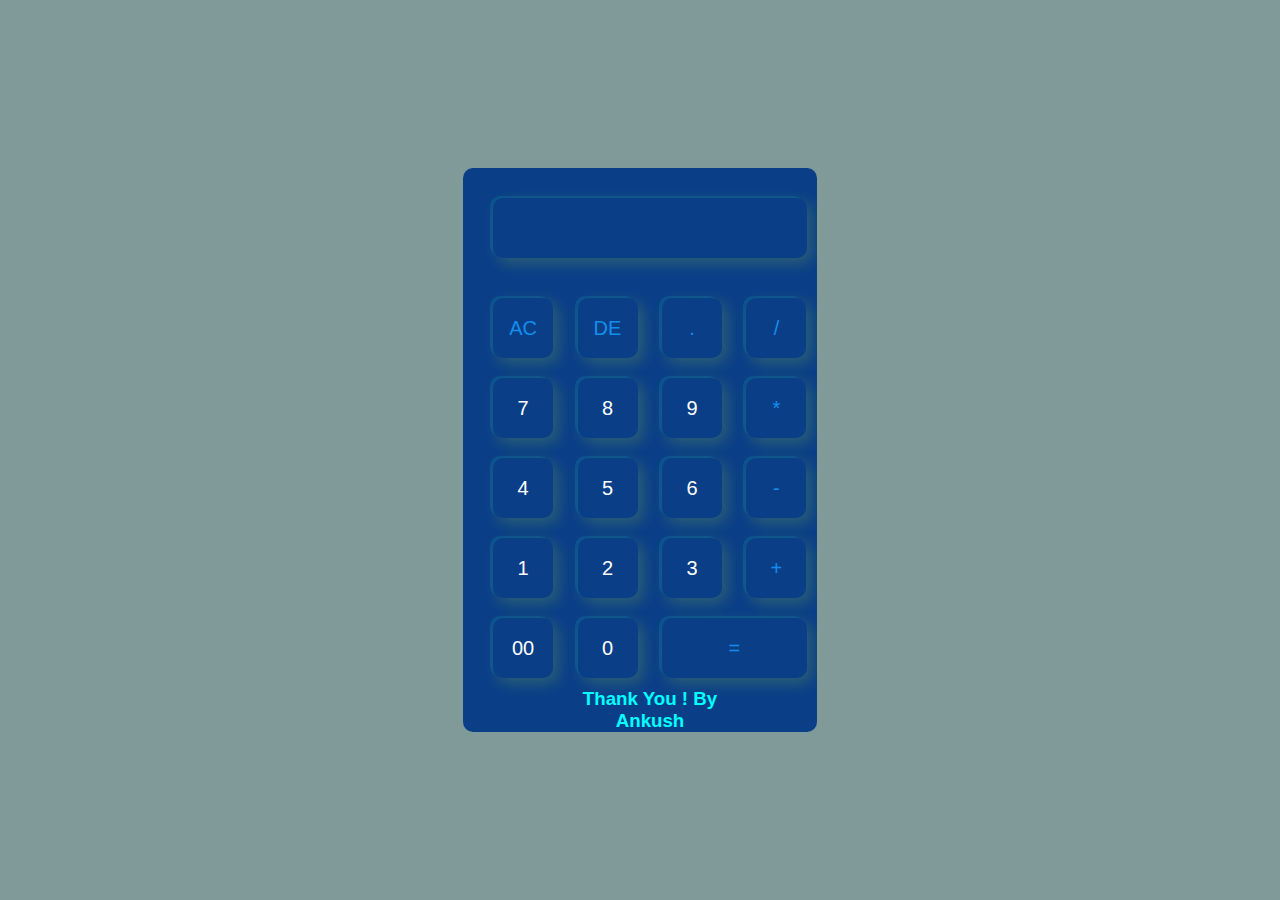
<file: Calculator.html>
<!DOCTYPE html>
<html lang="en">

<head>
    <meta charset="UTF-8">
    <meta name="viewport" content="width=device-width, initial-scale=1.0">
    <title>Calculator</title>
    
</head>
<style>
    *{
    margin: 0;
    padding: 0;
    font-family: 'Poppins',sans-serif;
    box-sizing: border-box;
}

.container{
    width: 100%;
    height: 100vh;
    background: #809a9a;
    display: flex;
    align-items: center;
    justify-content: center;

}

.calculator{
    background: #0a3f88;
    padding-left: 20px;
    border-radius: 10px;

}
.calculator form input{
    border: 0;
    outline: 0;
    width: 60px;
    height: 60px;
    border-radius: 10px;
    box-shadow: -3px -2px rgba(22, 242, 220, 0.1), 5px 5px 15px rgba(192, 234, 38, 0.2);
    background: transparent;
    font-size: 20px;
    color: #fff;
    cursor: pointer;
    margin: 10px;
    /* text-align: center; */
}
.display{
    display: flex;
    justify-content: flex-end;
    margin: 20px 0;
    
}


.display input{
    text-align: right;
    flex: 1;
    font-size: 45px;
    box-shadow: none;
    text-align: left;
   
     
}
form input.equal{
    width:145px;
    

}

form input.operation {
    color: rgb(19, 142, 236);
    text-align: center;
}

form input.equal{
    color: rgb(19, 142, 236); 
    text-align: center;
}
form input.digit{
    text-align: center;
}
form input.disp{
    color: rgb(243, 104, 29);
    font-family: Verdana, Geneva, Tahoma, sans-serif;
}
</style>

<body>
    <div class="container">
        <div class="calculator">
            <form action="">
                <div class="display">
                    <input class="disp" type="text" name="display">
                </div>
                <div>
                    <input class="operation" type="text" value="AC" onclick="display.value = '' ">
                    <input class="operation" type="text" value="DE" onclick="display.value = display.value.toString().slice (0,-1)">
                    <input class="operation" type="text" value="." onclick="display.value += '.' ">
                    <input class="operation" type="text" value="/" onclick="display.value += '/' ">
                </div>

                <div class="rowcol">
                    <input class="digit" type="text" value="7" onclick="display.value += '7' ">
                    <input class="digit" type="text" value="8" onclick="display.value += '8' ">
                    <input class="digit" type="text" value="9" onclick="display.value += '9' ">
                    <input class="operation" type="text" value="*" onclick="display.value += '*' ">
                </div>

                <div>
                    <input class="digit" type="text" value="4" onclick="display.value += '4' ">
                    <input class="digit" type="text" value="5" onclick="display.value += '5' ">
                    <input class="digit" type="text" value="6" onclick="display.value += '6' ">
                    <input class="operation" type="text" value="-" onclick="display.value += '-' ">
                </div>

                <div>
                    <input class="digit" type="text" value="1" onclick="display.value += '1' ">
                    <input class="digit" type="text" value="2" onclick="display.value += '2' ">
                    <input class="digit" type="text" value="3" onclick="display.value += '3' ">
                    <input class="operation" type="text" value="+" onclick="display.value += '+' ">
                </div>

                <div>
                    <input class="digit" type="text" value="00" onclick="display.value += '00' ">
                    <input class="digit" type="text" value="0" onclick="display.value += '0' ">
                    <input  class="equal" type="text" value="=" onclick="display.value = eval(display.value)">
                  
                </div>

            </form>

           <center> <h3 style="color: aqua;">Thank You ! By <br>Ankush</h3></center>
        </div>
    </div>

</body>

</html>
</file>
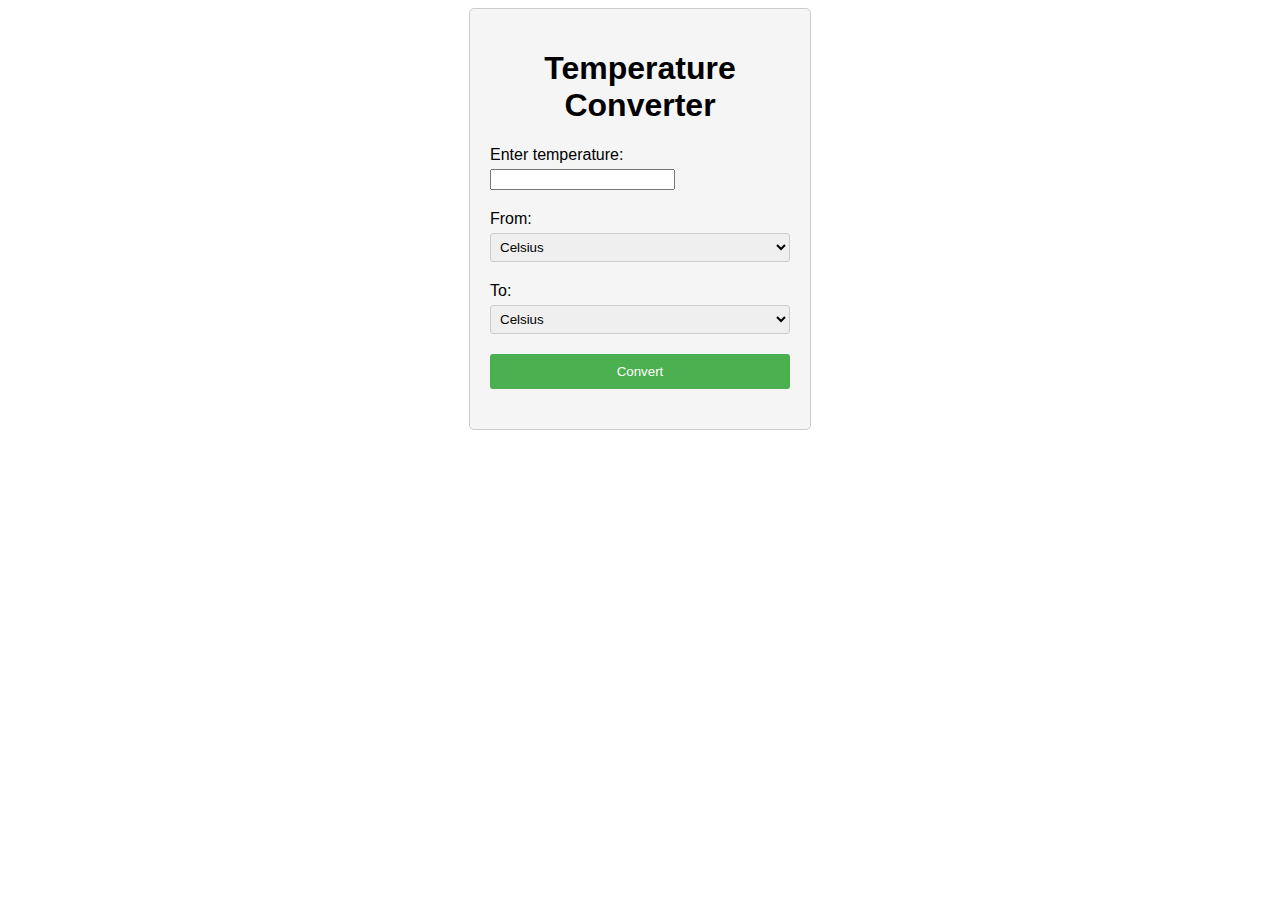
<file: Temperatureconverter.html>
<!DOCTYPE html>
<html>
<head>
  <title>Temperature Converter</title>
  <style>
    body {
      font-family: Arial, sans-serif;
    }
    
    .container {
      max-width: 300px;
      margin: 0 auto;
      padding: 20px;
      background-color: #f5f5f5;
      border: 1px solid #ccc;
      border-radius: 5px;
    }
    
    h1 {
      text-align: center;
    }
    
    .form-group {
      margin-bottom: 20px;
    }
    
    label {
      display: block;
      margin-bottom: 5px;
    }
    
    select {
      width: 100%;
      padding: 5px;
      border-radius: 3px;
      border: 1px solid #ccc;
    }
    
    .btn {
      display: block;
      width: 100%;
      padding: 10px;
      background-color: #4CAF50;
      color: #fff;
      border: none;
      border-radius: 3px;
      cursor: pointer;
    }
    
    .result {
      font-weight: bold;
      text-align: center;
      margin-top: 20px;
    }
  </style>
</head>
<body>
  <div class="container">
    <h1>Temperature Converter</h1>
    <div class="form-group">
      <label>Enter temperature:</label>
      <input type="number" id="temperatureInput">
    </div>
    <div class="form-group">
      <label>From:</label>
      <select id="fromUnit">
        <option value="celsius">Celsius</option>
        <option value="fahrenheit">Fahrenheit</option>
      </select>
    </div>
    <div class="form-group">
      <label>To:</label>
      <select id="toUnit">
        <option value="celsius">Celsius</option>
        <option value="fahrenheit">Fahrenheit</option>
      </select>
    </div>
    <button class="btn" onclick="convertTemperature()">Convert</button>
    <div class="result" id="result"></div>
  </div>
  
  <script>
    function convertTemperature() {
      var temperature = document.getElementById("temperatureInput").value;
      var fromUnit = document.getElementById("fromUnit").value;
      var toUnit = document.getElementById("toUnit").value;

      if (fromUnit === "celsius" && toUnit === "fahrenheit") {
        var convertedTemperature = (parseFloat(temperature) * 9/5) + 32;
        document.getElementById("result").innerText = convertedTemperature.toFixed(2) + " °F";
      } else if (fromUnit === "fahrenheit" && toUnit === "celsius") {
        var convertedTemperature = (parseFloat(temperature) - 32) * 5/9;
        document.getElementById("result").innerText = convertedTemperature.toFixed(2) + " °C";
      } else {
        document.getElementById("result").innerText = "Invalid conversion.";
      }
    }
  </script>
</body>
</html>
</file>
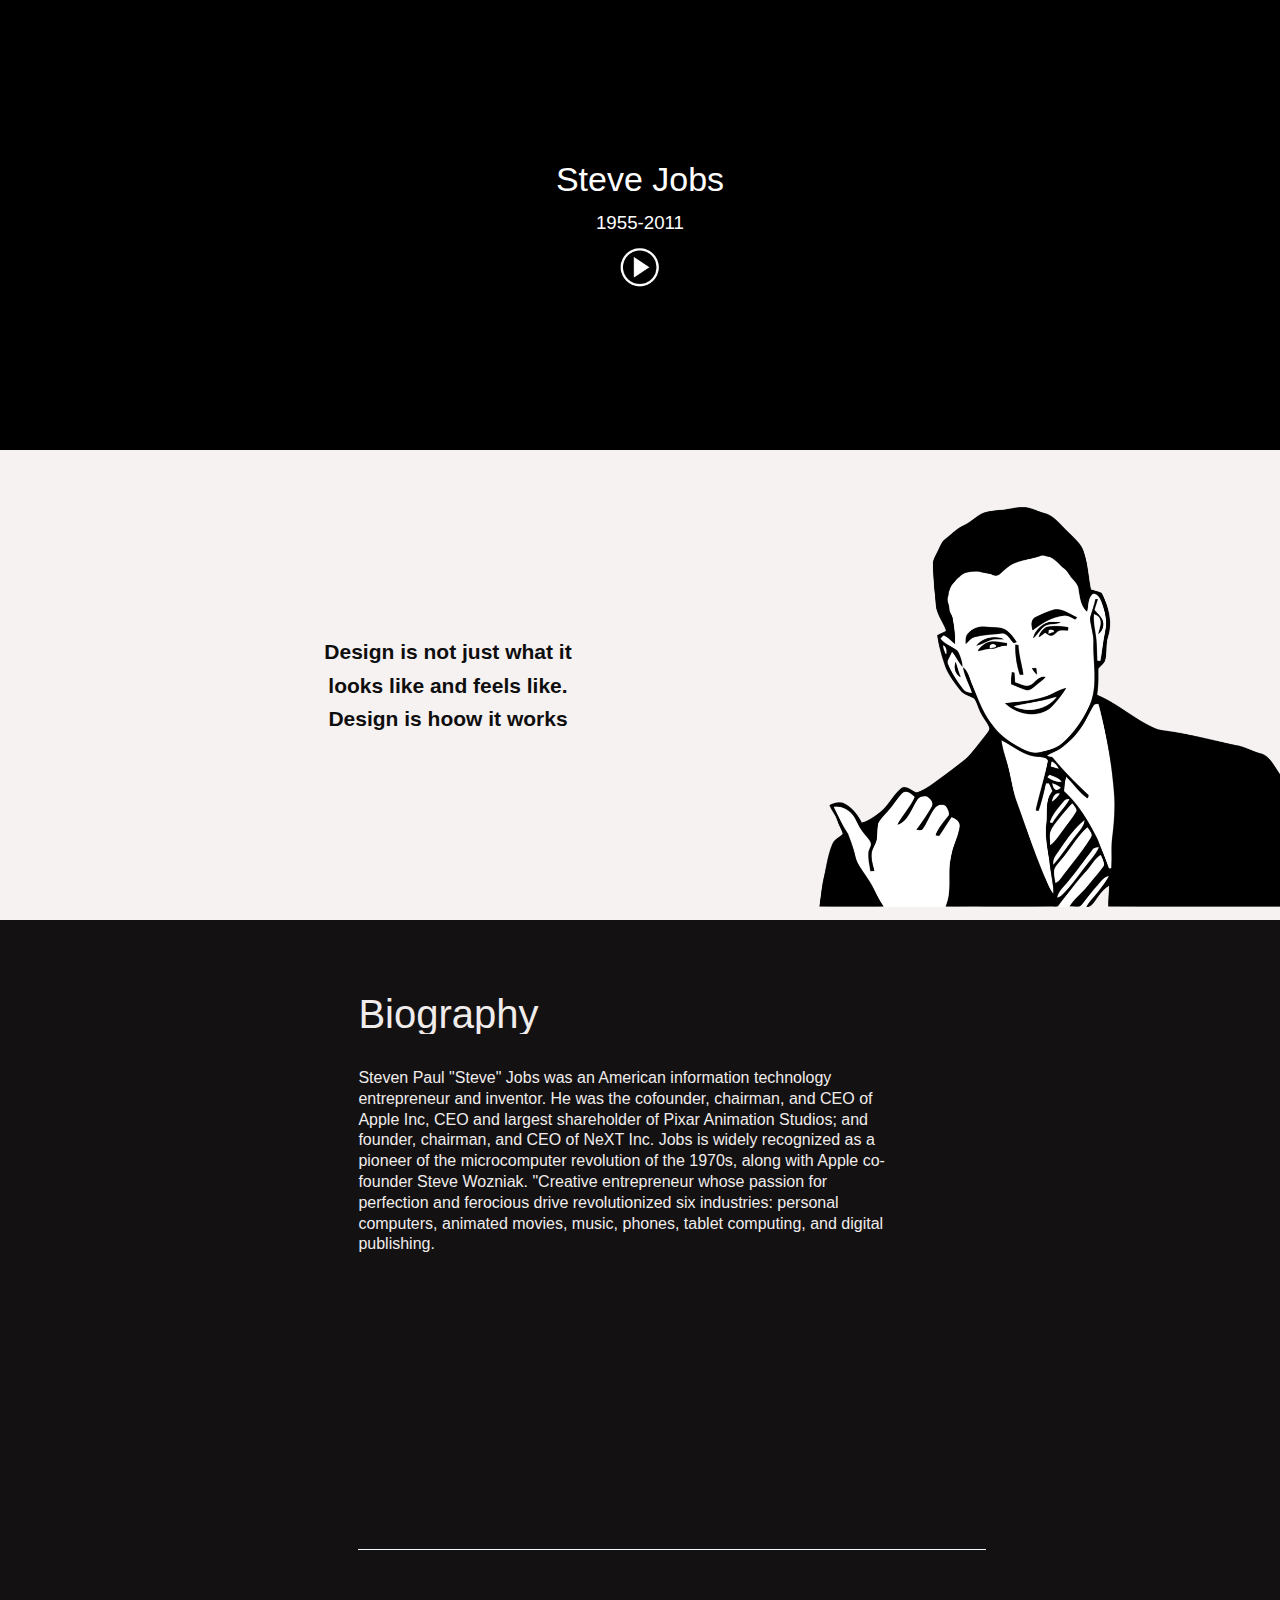
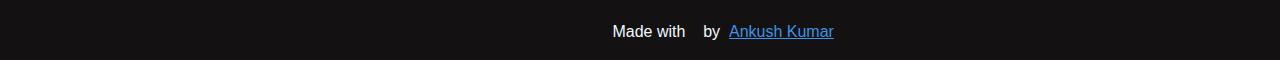
<file: Tribute page.html>
<!DOCTYPE html>
<html lang="en">

<head>
    <meta charset="UTF-8">
    <meta name="viewport" content="width=device-width, initial-scale=1.0">
    <title>biography</title>
    <link rel="stylesheet" href="https://cdnjs.cloudflare.com/ajax/libs/font-awesome/6.4.0/css/all.min.css"
        integrity="sha512-iecdLmaskl7CVkqkXNQ/ZH/XLlvWZOJyj7Yy7tcenmpD1ypASozpmT/E0iPtmFIB46ZmdtAc9eNBvH0H/ZpiBw=="
        crossorigin="anonymous" referrerpolicy="no-referrer" />
</head>
<style>
    * {
        margin: 0;
        padding: 0;
        overflow-x: hidden;
        font-family: 'popins', sans-serif;

    }

    .container {
        position: relative;
        max-width: 100%;
        height: 50vh;
        background-color: black;
        text-align: center;
        color: white;
        display: flex;
    }

    .centered {
        position: absolute;
        top: 50%;
        left: 50%;
        transform: translate(-50%, -50%);


    }

    .centered h1 {

        font-size: 34px;
        font-weight: 200;
        line-height: 1.2;
    }

    .centered h3 {
        font-weight: 400;
        line-height: 2.5;
    }

    .playlogo {
        height: 40px;
        width: 40px;
        top: 90%;
        left: 50%;
        /* transform: translate(7%, 80%); */
    }

    /* containertwo */

    .containertwo {
        position: relative;
        max-width: 100%;
        height: 50vh;
        background-color: rgb(246, 242, 242);
        text-align: center;
        color: rgb(15, 14, 14);
        display: flex;
        /* flex-wrap: wrap;
        flex-direction: column; */
        overflow-y: hidden;
        gap: 15px;
        padding: 10px;
    }

    .childone {
        width: 50%;
        position: absolute;
        top: 50%;
        left: 50%;
        transform: translate(-80%, -50%);
        font-size: 14px;
        font-weight: 200;
        line-height: 1.6;
        font-family: 'Segoe UI', Tahoma, Geneva, Verdana, sans-serif;

    }


    .childtwo {
        width: 40%;
        position: absolute;
        top: 55%;
        left: 50%;
        transform: translate(35%, -50%);


    }

    .hero {
        width: 100%;
        height: 25rem;
    }

    /* Containerthree */
    .containerthree {
        position: relative;
        max-width: 100%;
        height: 80vh;
        background-color: rgb(19, 17, 17);
        text-align: center;
        color: rgb(240, 236, 236);
        display: flex;
        /* flex-wrap: wrap;
        flex-direction: column; */
        gap: 15px;
        padding: 10px;

    }

    .biography {
        position: absolute;
        top: 10%;
        text-align: left;
        left: 28%;
        right: 30%;
        font-size: 40px;
        /*  transform: translate(-50%, -50%); */
        line-height: 1;
        font-family: 'Franklin Gothic Medium', 'Arial Narrow', Arial, sans-serif;
    }

    .paragraph {
        position: absolute;
        top: 20%;
        left: 28%;
        right: 30%;
        /* transform: translate(0%, 10%); */
        text-align: left;
        font-family: Verdana, Geneva, Tahoma, sans-serif;
        line-height: 1.3;
    }

    .line {
        position: absolute;
        height: 0.2%;
        width: 49%;
        background-color: aliceblue;
        top: 85%;
        left: 28%;
        right: 15%;


    }

    .footer {
        position: absolute;
        color: aliceblue;
        top: 95%;
        left: 28%;
        right: 15%;
        display: flex;
        align-items: center;
        justify-content: center;

    }

    .author{
        color: rgb(59, 148, 231);
    }
</style>

<body>
    <!-- 1st section -->
    <section class="container">
        <div class="centered ">
            <h1>Steve Jobs</h1>
            <h3>1955-2011</h3>
            <img class="playlogo" src="img/play-button-icon-png-18919.png" alt="">
        </div>
    </section>
    <!-- 2nd Section -->

    <section class="containertwo">
        <div class="childone">
            <h2>Design is not just what it <br>looks like and feels like.<br>
                Design is hoow it works
            </h2>
        </div>
        <div class="childtwo">
            <img class="hero" src="img/hero.png" alt="">
        </div>
        <!-- 3rd Section -->

    </section>
    <section class="containerthree">
        <div class="biography">Biography



        </div>
        <div class="paragraph">
            <p>Steven Paul "Steve" Jobs was an American information technology entrepreneur and inventor. He was the
                cofounder, chairman, and CEO of Apple Inc, CEO and largest shareholder of Pixar Animation Studios;
                and founder, chairman, and CEO of NeXT Inc. Jobs is widely recognized as a pioneer of the
                microcomputer revolution of the 1970s, along with Apple co-founder Steve Wozniak.
                "Creative entrepreneur whose passion for perfection and ferocious drive revolutionized six
                industries: personal computers, animated movies, music, phones, tablet computing, and digital
                publishing.</p>
        </div>
        <div class="line"></div>

        <div class="footer">
            Made with &nbsp<i class="fa-brands fa-apple"></i>&nbsp by &nbsp <a class="author" href="">Ankush Kumar</a>
        </div>

    </section>

</body>

</html>
</file>
